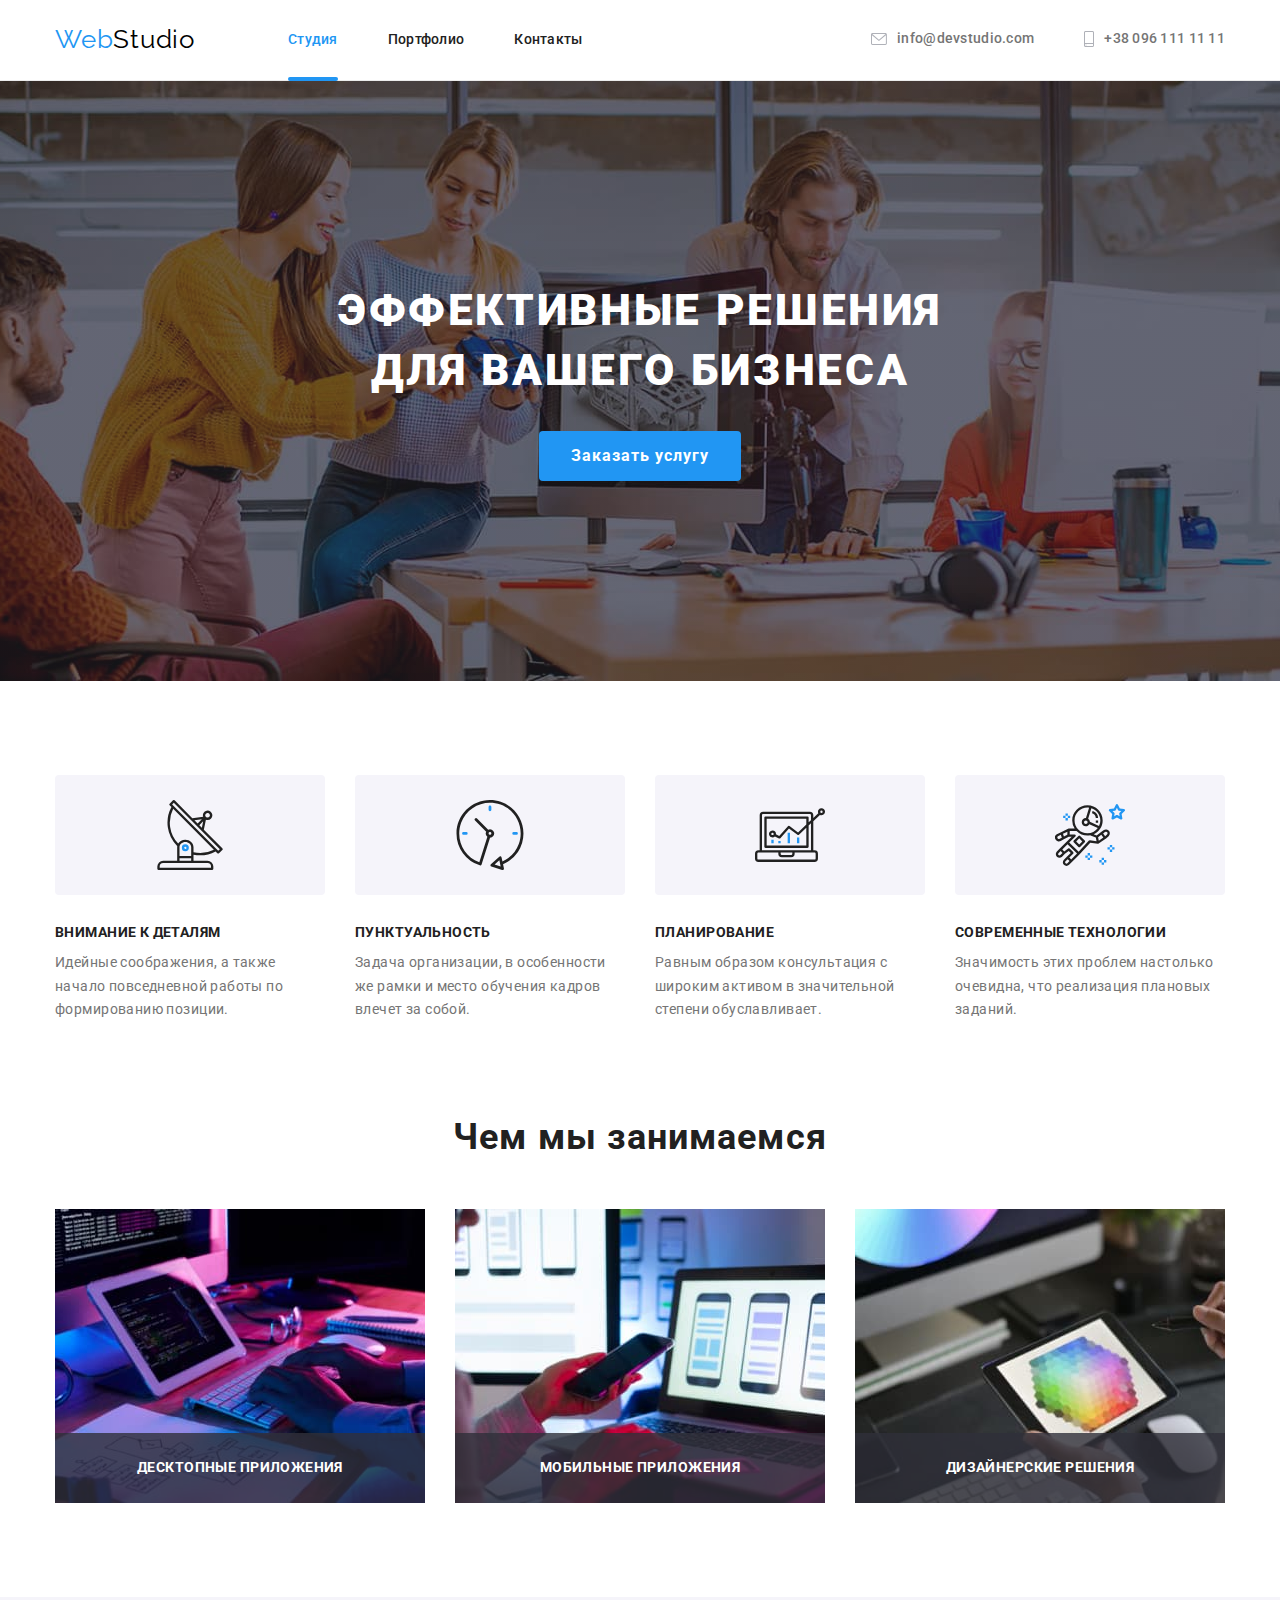
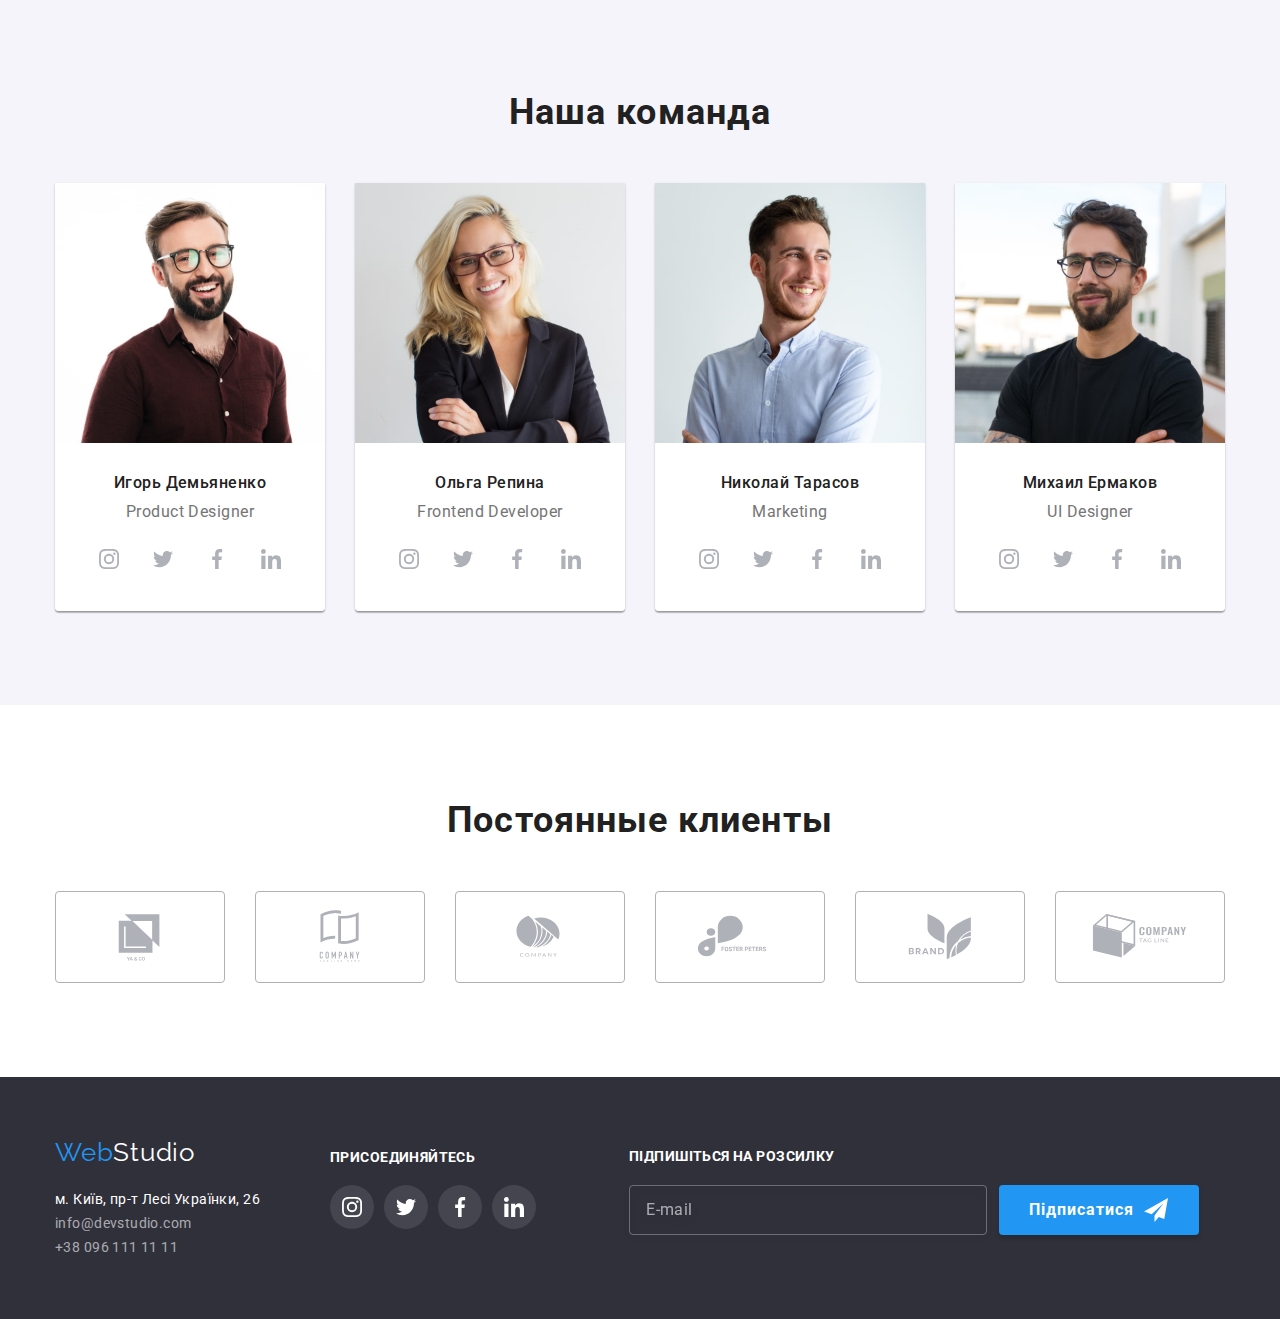
<file: index.html>
<!DOCTYPE html>
<html lang="ru">
<head>
    <meta charset="UTF-8">
    <meta http-equiv="X-UA-Compatible" content="IE=edge">
    <meta name="viewport" content="width=device-width, initial-scale=1.0">
    <title>Document</title>
    <link href="https://fonts.googleapis.com/css2?family=Raleway:wght@700&family=Roboto:wght@400;500;700;900&display=swap"
        rel="stylesheet">
    <link rel="stylesheet" href="https://cdnjs.cloudflare.com/ajax/libs/modern-normalize/1.1.0/modern-normalize.min.css">
    <link rel="stylesheet" href="./css/styles.css">
</head>

<body class="page">
    <!--Шапка-->
    <header class="page-header">
        <div class="container header">
            <a href="./index.html" class="logo">
                <span class="logo accent">Web</span><span class="logo primary">Studio</span>
            </a>
            
            <!--Навигация по сайту-->
            <nav>
                <ul class="site-nav list">
                    <li class="item"><a href="./index.html" class="link curent">Студия</a></li>
                    <li class="item"><a href="./portfolio.html" class="link">Портфолио</a></li>
                    <li class="item"><a href="" class="link">Контакты</a></li>
                </ul>
            </nav>
            
            <!--Почта, телефон-->
            <ul class="site-contact list">
                <li class="item">
                    <a href="mailto:info@devstudio.com" class="link">
                    <svg class="header-icon-mail" width="16px" height="12px">
                        <use href="./images/icons.svg#envelope"></use>
                    </svg>
                info@devstudio.com</a>
                </li>
                <li class="item">
                    <a href="tel:+380961111111" class="link">
                    <svg class="header-icon-phone" width="10px" height="16px">
                        <use href="./images/icons.svg#smartphone"></use>
                    </svg>
                +38 096 111 11 11</a>
                </li>
            </ul>
        </div> 
    </header>

    <!--Основная часть страницы-->
    <main>
        <!--Заголовок и кнопка заказа-->
        <section class="section bgc">
            <div class="container paddings">
                <h1 class="section-title color">Эффективные решения для вашего бизнеса</h1>
                <button data-modal-open type="button" class="button primary">Заказать услугу</button>
            </div>
        </section>

        <!--Перечень преимуществ-->
        <section class="section features">
            <div class="container">
                <h2 class="section-title visually-hidden">Перечень преимуществ</h2>
                <ul class="feature-list list">
                    <li class="list-container">
                        <div class="features-icon-bgc">
                            <svg class="features-icon" width="70px" height="70px">
                                <use href="./images/icons.svg#antenna"></use>
                            </svg>
                        </div>                        
                        <h3 class="title">Внимание к деталям</h3>
                        <p class="text">Идейные соображения, а также начало повседневной работы по формированию позиции.</p>
                    </li>
                    <li class="list-container">
                        <div class="features-icon-bgc">
                            <svg class="features-icon" width="70px" height="70px">
                                <use href="./images/icons.svg#clock"></use>
                            </svg>
                        </div>                        
                        <h3 class="title">Пунктуальность</h3>
                        <p class="text">Задача организации, в особенности же рамки и место обучения кадров влечет за собой.</p>
                    </li>
                    <li class="list-container">
                        <div class="features-icon-bgc">
                            <svg class="features-icon" width="70px" height="70px">
                                <use href="./images/icons.svg#diagram"></use>
                            </svg>
                        </div>                        
                        <h3 class="title">Планирование</h3>
                        <p class="text">Равным образом консультация с широким активом в значительной степени обуславливает.</p>
                    </li>
                    <li class="list-container">
                        <div class="features-icon-bgc">
                            <svg class="features-icon" width="70px" height="70px">
                                <use href="./images/icons.svg#astronaut"></use>
                            </svg>
                        </div>                        
                        <h3 class="title">Современные технологии</h3>
                        <p class="text">Значимость этих проблем настолько очевидна, что реализация плановых заданий.</p>
                    </li>
                </ul>
            </div>
        </section>

        <!--Визуальное отображение видов работ-->
        <section class="jobs section">
            <div class="container">
                <h2 class="section-title">Чем мы занимаемся</h2>
                <ul class="types-of-jobs list">
                    <li class="jobs-item-thumb">
                        <img src="./images/box1.jpg" alt="Рабочее место программиста: монитор, планшет, клавиатура. Набирает код"
                            width="370">
                        <p class="jobs-thumb">
                            Десктопные приложения
                        </p>
                    </li>

                    <li class="jobs-item-thumb">
                        <img src="./images/box2.jpg" alt="Человек сидит за ноутбуком и держит телефон в руке" width="370">
                        <p class="jobs-thumb">
                            Мобильные приложения
                        </p>
                    </li>
                    <li class="jobs-item-thumb">
                        <img src="./images/box3.jpg" alt="Человек держит планшет в руке на котором изображена палитра цветов"
                            width="370">
                        <p class="jobs-thumb">
                            Дизайнерские решения
                        </p>    
                    </li>
                </ul>
            </div>
        </section>

        <!--Команда-->
        <section class="hero">
            <div class="container">
                <h2 class="hero-title">Наша команда</h2>
                <ul class="list">
                    <li class="hero-shadow">
                        <img src="./images/img1.jpg" alt="Парень в коричневой рубашке" width="270">
                        <div class="hero-container">
                            <h3 class="hero-name">Игорь Демьяненко</h3>
                            <p class="hero-text">Product Designer</p>
                            <ul class="list">
                                <li>
                                    <a href="" class="hero-icon-bg">
                                        <svg class="social-icon" height="20px" width="20px">
                                            <use href="./images/icons.svg#ig"></use>
                                        </svg>
                                    </a>
                                </li>
                                <li>
                                    <a href="" class="hero-icon-bg">
                                        <svg class="social-icon" height="20px" width="20px">
                                            <use href="./images/icons.svg#twitter"></use>
                                        </svg>
                                    </a>
                                </li>
                                <li>
                                    <a href="" class="hero-icon-bg">
                                        <svg class="social-icon" height="20px" width="20px">
                                            <use href="./images/icons.svg#fb"></use>
                                        </svg>
                                    </a>
                                </li>
                                <li>
                                    <a href="" class="hero-icon-bg">
                                        <svg class="social-icon" height="20px" width="20px">
                                            <use href="./images/icons.svg#li"></use>
                                        </svg>
                                    </a>
                                </li>
                            </ul>
                        </div>
                    </li>
                
                    <li class="hero-shadow">
                        <img src="./images/img2.jpg" alt="Девушка в черном пиджаке" width="270">
                        <div class="hero-container">
                            <h3 class="hero-name">Ольга Репина</h3>
                            <p class="hero-text">Frontend Developer</p>
                            <ul class="list">
                                <li>
                                    <a href="" class="hero-icon-bg">
                                        <svg class="social-icon" height="20px" width="20px">
                                            <use href="./images/icons.svg#ig"></use>
                                        </svg>
                                    </a>
                                </li>
                                <li>
                                    <a href="" class="hero-icon-bg">
                                        <svg class="social-icon" height="20px" width="20px">
                                            <use href="./images/icons.svg#twitter"></use>
                                        </svg>
                                    </a>
                                </li>
                                <li>
                                    <a href="" class="hero-icon-bg">
                                        <svg class="social-icon" height="20px" width="20px">
                                            <use href="./images/icons.svg#fb"></use>
                                        </svg>
                                    </a>
                                </li>
                                <li>
                                    <a href="" class="hero-icon-bg">
                                        <svg class="social-icon" height="20px" width="20px">
                                            <use href="./images/icons.svg#li"></use>
                                        </svg>
                                    </a>
                                </li>
                            </ul>
                        </div>
                    </li>
                
                    <li class="hero-shadow">
                        <img src="./images/img3.jpg" alt="Парень в белой рубашке" width="270">
                        <div class="hero-container">
                            <h3 class="hero-name">Николай Тарасов</h3>
                            <p class="hero-text">Marketing</p>
                            <ul class="list">
                                <li>
                                    <a href="" class="hero-icon-bg">
                                        <svg class="social-icon" height="20px" width="20px">
                                            <use href="./images/icons.svg#ig"></use>
                                        </svg>
                                    </a>
                                </li>
                                <li>
                                    <a href="" class="hero-icon-bg">
                                        <svg class="social-icon" height="20px" width="20px">
                                            <use href="./images/icons.svg#twitter"></use>
                                        </svg>
                                    </a>
                                </li>
                                <li>
                                    <a href="" class="hero-icon-bg">
                                        <svg class="social-icon" height="20px" width="20px">
                                            <use href="./images/icons.svg#fb"></use>
                                        </svg>
                                    </a>
                                </li>
                                <li>
                                    <a href="" class="hero-icon-bg">
                                        <svg class="social-icon" height="20px" width="20px">
                                            <use href="./images/icons.svg#li"></use>
                                        </svg>
                                    </a>
                                </li>
                            </ul>
                        </div>
                    </li>
                
                    <li class="hero-shadow">
                        <img src="./images/img4.jpg" alt="Парень в черной футболке" width="270">
                        <div class="hero-container">
                            <h3 class="hero-name">Михаил Ермаков</h3>
                            <p class="hero-text">UI Designer</p>
                            <ul class="list">
                                <li>
                                    <a href="" class="hero-icon-bg">
                                        <svg class="social-icon" height="20px" width="20px">
                                            <use href="./images/icons.svg#ig"></use>
                                        </svg>
                                    </a>
                                </li>
                                <li>
                                    <a href="" class="hero-icon-bg">
                                        <svg class="social-icon" height="20px" width="20px">
                                            <use href="./images/icons.svg#twitter"></use>
                                        </svg>
                                    </a>
                                </li>
                                <li>
                                    <a href="" class="hero-icon-bg">
                                        <svg class="social-icon" height="20px" width="20px">
                                            <use href="./images/icons.svg#fb"></use>
                                        </svg>
                                    </a>
                                </li>
                                <li>
                                    <a href="" class="hero-icon-bg">
                                        <svg class="social-icon" height="20px" width="20px">
                                            <use href="./images/icons.svg#li"></use>
                                        </svg>
                                    </a>
                                </li>
                            </ul>
                        </div>
                    </li>
                </ul>
            </div>
        </section>

        <!-- Клиенты -->
        <section class="clients">
            <div class="container">
                <h2 class="clietn-title">Постоянные клиенты</h2>
                <ul class="list">
                    <li>
                        <a href="" class="clients-icon-bg">
                            <svg class="clients-icon" height="60px" width="106px">
                                <use href="./images/icons.svg#logo1"></use>
                            </svg>
                        </a>
                    </li>
                    <li>
                        <a href="" class="clients-icon-bg">
                            <svg class="clients-icon" height="60px" width="106px">
                                <use href="./images/icons.svg#logo2"></use>
                            </svg>
                        </a>
                    </li>
                    <li>
                        <a href="" class="clients-icon-bg">
                            <svg class="clients-icon" height="60px" width="106px">
                                <use href="./images/icons.svg#logo3"></use>
                            </svg>
                        </a>
                    </li>
                    <li>
                        <a href="" class="clients-icon-bg">
                            <svg class="clients-icon" height="60px" width="106px">
                                <use href="./images/icons.svg#logo4"></use>
                            </svg>
                        </a>
                    </li>
                    <li>
                        <a href="" class="clients-icon-bg">
                            <svg class="clients-icon" height="60px" width="106px">
                                <use href="./images/icons.svg#logo5"></use>
                            </svg>
                        </a>
                    </li>
                    <li>
                        <a href="" class="clients-icon-bg">
                            <svg class="clients-icon" height="60px" width="106px">
                                <use href="./images/icons.svg#logo6"></use>
                            </svg>
                        </a>
                    </li>
                </ul>
            </div>
        </section>
    </main>

    <!--Адрес и контактные данные-->
    <footer class="address">
        <div class="container footer">
            <div>
                <a href="./index.html">
                    <span class="logo accent">Web</span><span class="logo secondary">Studio</span>
                </a>
                
                <address>
                    <ul class="footer list">
                        <li>
                            <a href="https://goo.gl/maps/WnCSjLdnpwzuzcvMA" target="_blank" rel="noopener noreferrer" class="gps">м.
                                Київ, пр-т Лесі Українки,
                                26</a>
                        </li>
                        <li>
                            <a href="mailto:info@devstudio.com" class="mail link">info@devstudio.com</a>
                        </li>
                        <li>
                            <a href="tel:+380961111111" class=" tel link">+38 096 111 11 11</a>
                        </li>
                    </ul>
                </address>
            </div>

            <div class="join">
                <h3 class="join-title">присоединяйтесь</h3>
                <ul class="list">
                    <li>
                        <a href="" class="social-icon-bg">
                            <svg class="social-icon" height="20px" width="20px">
                                <use href="./images/icons.svg#ig"></use>
                            </svg>
                        </a>                                              
                    </li>
                    <li>
                        <a href="" class="social-icon-bg">
                            <svg class="social-icon" height="20px" width="20px">
                                <use href="./images/icons.svg#twitter"></use>
                            </svg>
                        </a>                    
                    </li>
                    <li>
                        <a href="" class="social-icon-bg">
                            <svg class="social-icon" height="20px" width="20px">
                                <use href="./images/icons.svg#fb"></use>
                            </svg>
                        </a>                    
                    </li>
                    <li>
                        <a href="" class="social-icon-bg">
                            <svg class="social-icon" height="20px" width="20px">
                                <use href="./images/icons.svg#li"></use>
                            </svg>
                        </a>                    
                    </li>
                </ul>
            </div>

            <form class="subscribe">                
                <label for="email">Підпишіться на розсилку</label>
                <input type="email" name="email" class="footer-email" id="email" placeholder="E-mail">
                <button type="submit" class="subscribe-button">
                    Підписатися
                    <svg height="24" width="24" class="tg-svg">
                        <use href="./images/icons.svg#tg"></use>
                    </svg>
                </button>
            </form>
        </div>
    </footer>

    <!-- Мадалка и бэкдроп -->
    <div class="backdrop  is-hidden" data-modal> 
        <div class="modal">
            <button  class="backdrop-button" data-modal-close type="button">
                <svg class="close-svg" width="18" height="18">
                    <use href="./images/icons.svg#close"></use>
                </svg>
            </button>
            <p class="modal-title">Залиште свої дані, ми вам передзвонимо</p>
            <form class="modal-form">
                <div class="form-field name">
                    <label for="name">Ім'я</label>
                    <div class="input-wrap">
                        <input type="name" name="name" class="modal-input" id="name">
                        <svg class="input-icon" width="18" height="18">
                            <use href="./images/icons.svg#person-black"></use>
                        </svg>
                    </div>
                </div>
                <div class="form-field tel">
                    <label for="tel">Телефон</label>
                    <div class="input-wrap">
                        <input type="tel" name="tel" class="modal-input" id="tel">
                        <svg class="input-icon" width="18" height="18">
                            <use href="./images/icons.svg#phone-black"></use>
                        </svg>
                    </div>                    
                </div>
                <div class="form-field email">
                    <label for="email">Пошта</label>
                    <div class="input-wrap">
                        <input type="email" name="email" class="modal-input" id="email">
                        <svg class="input-icon" width="18" height="18">
                            <use href="./images/icons.svg#email-black"></use>
                        </svg>
                    </div>                    
                </div>
                <div class="form-field comment">
                    <label for="textarea">Коментар</label>
                    <textarea type="textarea" name="textarea" class="modal-textarea" id="textarea" rows="10"  placeholder="Введіть текст"></textarea>
                </div>
                <div class="checkbox-block">
                    <input type="checkbox" class="input-check visually-hidden" name="privacy" id="privacy" value="true">
                    <label for="privacy" class="check-text">
                        <span class="check-svg">
                            <svg class="check-icon" width="11" height="8">
                                <use href="./images/icons.svg#vector"></use>
                            </svg>
                        </span>
                        Погоджуюся з розсилкою та приймаю 
                        <a href="" class="agreement">Умови договору</a>
                    </label>
                </div>
                <button type="submit" class="button-submit">Відправити</button>
            </form>

            
        </div>
    </div>
    <script src="./js/modal.js"></script>
</body>
</html>
</file>
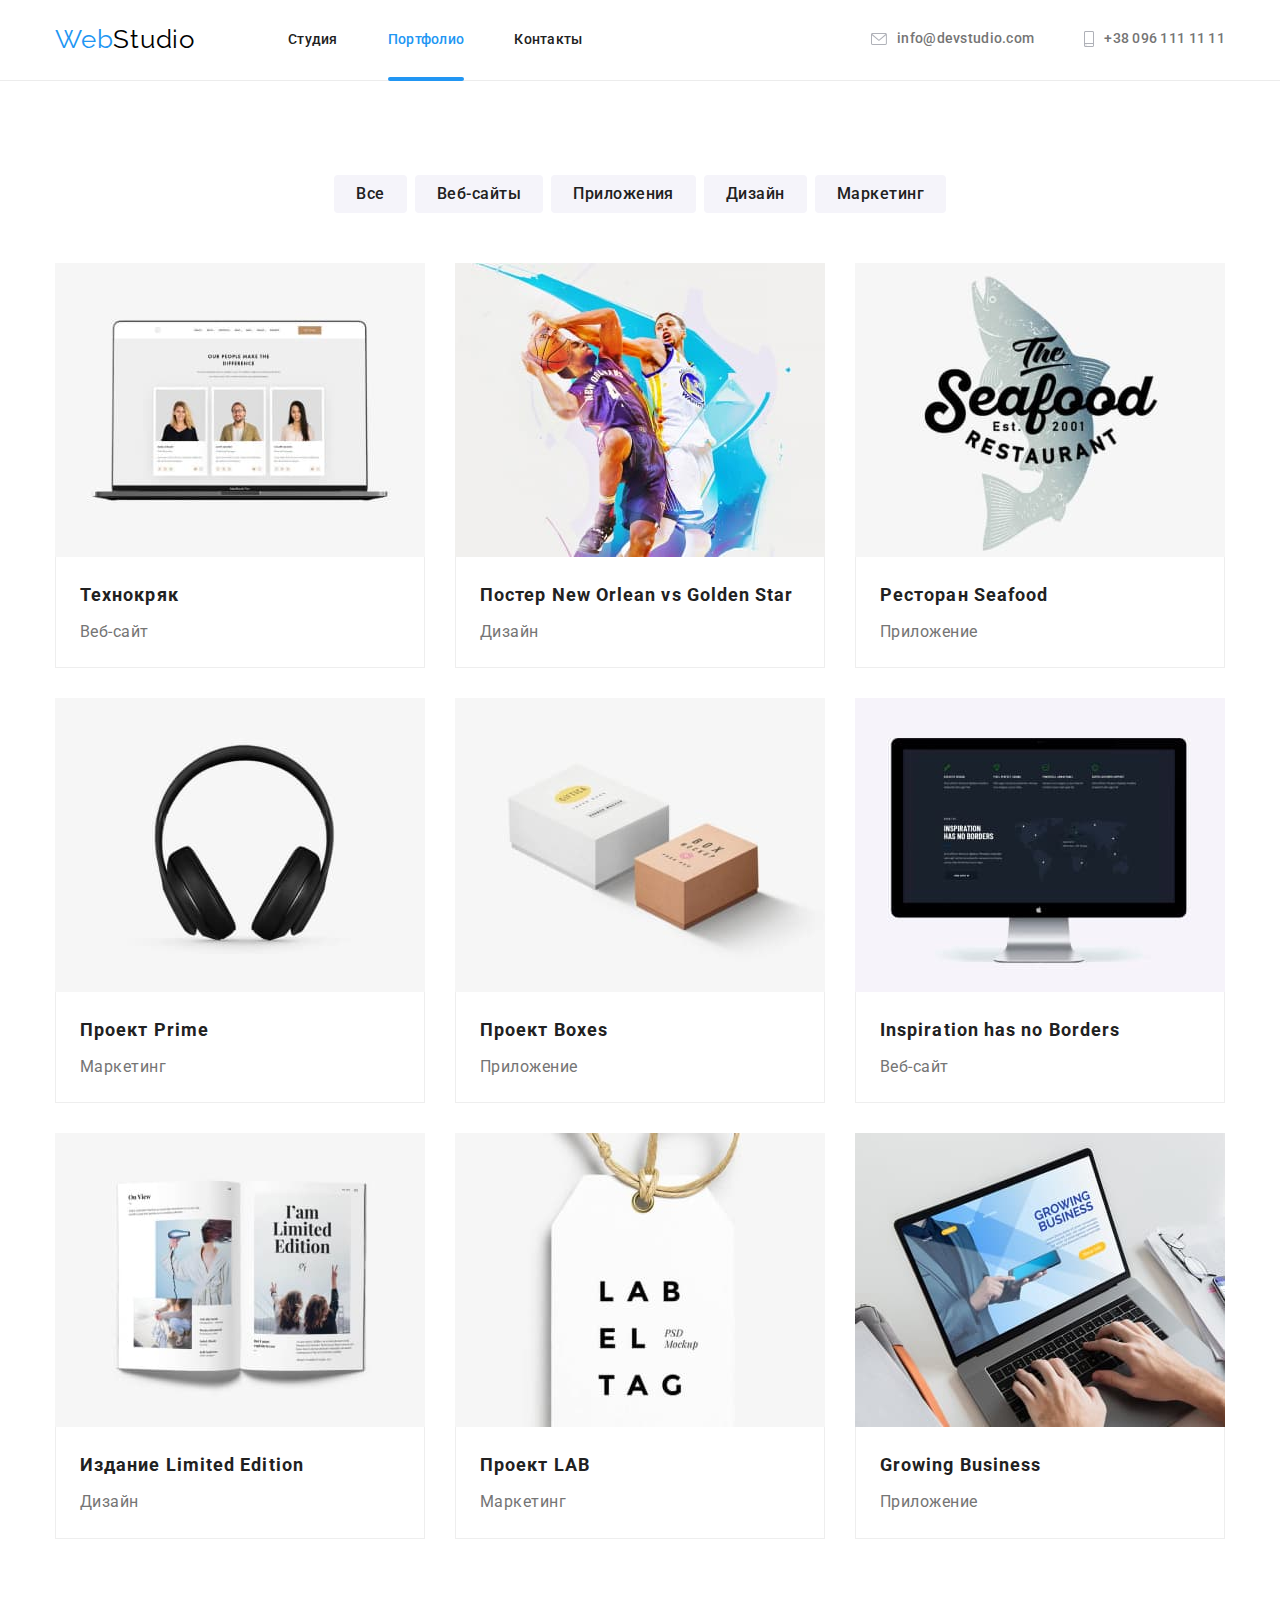
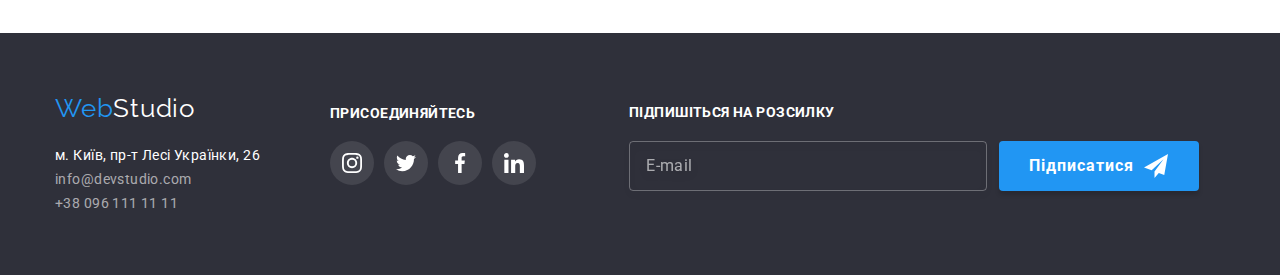
<file: portfolio.html>
<!DOCTYPE html>
<html lang="ru">
<head>
    <meta charset="UTF-8">
    <meta http-equiv="X-UA-Compatible" content="IE=edge">
    <meta name="viewport" content="width=device-width, initial-scale=1.0">
    <title>Document</title>
    <link href="https://fonts.googleapis.com/css2?family=Raleway:wght@700&family=Roboto:wght@400;500;700;900&display=swap"
        rel="stylesheet">
    <link rel="stylesheet" href="https://cdnjs.cloudflare.com/ajax/libs/modern-normalize/1.1.0/modern-normalize.min.css">
    <link rel="stylesheet" href="./css/styles.css">
</head>

<body class="page">
    <!--Шапка-->
    <header class="page-header">
        <div class="container header">
            <a href="./index.html" class="logo">
                <span class="logo accent">Web</span><span class="logo primary">Studio</span>
            </a>
    
            <!--Навигация по сайту-->
            <nav>
                <ul class="site-nav list">
                    <li class="item"><a href="./index.html" class="link">Студия</a></li>
                    <li class="item"><a href="./portfolio.html" class="link curent">Портфолио</a></li>
                    <li class="item"><a href="" class="link">Контакты</a></li>
                </ul>
            </nav>
    
            <!--Почта, телефон-->
            <ul class="site-contact list">
                <li class="item">
                    <a href="mailto:info@devstudio.com" class="link">
                        <svg class="header-icon-mail" width="16px" height="12px">
                            <use href="./images/icons.svg#envelope"></use>
                        </svg>
                        info@devstudio.com</a>
                </li>
                <li class="item">
                    <a href="tel:+380961111111" class="link">
                        <svg class="header-icon-phone" width="10px" height="16px">
                            <use href="./images/icons.svg#smartphone"></use>
                        </svg>
                        +38 096 111 11 11</a>
                </li>
            </ul>
        </div>
    </header>

    <main>
        <!-- Фильтр кнопок -->
        <section class="section filter">
            <div class="container">
                <h1 class="section-title visually-hidden">Фильтр кнопок</h1>
                <ul class="filter-list list">
                    <li class="item">
                        <button type="button" class="button secondary">Все</button>
                    </li>
                    <li class="item">
                        <button type="button" class="button secondary">Веб-сайты</button>
                    </li>
                    <li class="item">
                        <button type="button" class="button secondary">Приложения</button>
                    </li>
                    <li class="item">
                        <button type="button" class="button secondary">Дизайн</button>
                    </li>
                    <li class="item">
                        <button type="button" class="button secondary">Маркетинг</button>
                    </li>
                </ul>
                <ul class="filter-foto list">
                    <li class="product-border">
                        <div class="product-thumb">
                            <img class="product-foto" src="./images/img01.jpg" alt="Экран ноутбука" width="370">
                            <div class="product-overlay">
                                <p>Ресурс предлагает комплексные предложения с разным уровнем функционала и сервисов. Все это позволит посетителю получить
                                исчерпывающие сведения о компании или частном лице.</p>
                            </div>
                        </div>
                        <div class="product-container">
                            <h2 class="product">Технокряк</h2>
                            <p class="product-text">Веб-сайт</p>
                        </div>
                    </li>
                    <li class="product-border">
                        <div class="product-thumb">
                            <img src="./images/img02.jpg" alt="Баскетболисты" width="370">
                            <div class="product-overlay">
                                <p>Ресурс предлагает комплексные предложения с разным уровнем функционала и сервисов. Все это позволит посетителю
                                    получить исчерпывающие сведения о компании или частном лице.</p>
                            </div>
                        </div>                        
                        <div class="product-container">
                            <h2 class="product">Постер New Orlean vs Golden Star</h2>
                            <p class="product-text">Дизайн</p>
                        </div>
                    </li>
                    <li class="product-border">
                        <div class="product-thumb">
                            <img src="./images/img03.jpg" alt="Лого ресторана" width="370">
                            <div class="product-overlay">
                                <p>Ресурс предлагает комплексные предложения с разным уровнем функционала и сервисов. Все это позволит посетителю
                                    получить исчерпывающие сведения о компании или частном лице.</p>
                            </div>
                        </div>                        
                        <div class="product-container">
                            <h2 class="product">Ресторан Seafood</h2>
                            <p class="product-text">Приложение</p>
                        </div>
                    </li>
                    <li class="product-border">
                        <div class="product-thumb">
                            <img src="./images/img04.jpg" alt="Наушники" width="370">
                            <div class="product-overlay">
                                <p>Ресурс предлагает комплексные предложения с разным уровнем функционала и сервисов. Все это позволит посетителю
                                    получить исчерпывающие сведения о компании или частном лице.</p>
                            </div>
                        </div>                        
                        <div class="product-container">
                            <h2 class="product">Проект Prime</h2>
                            <p class="product-text">Маркетинг</p>
                        </div>
                    </li>
                    <li class="product-border">
                        <div class="product-thumb">
                            <img src="./images/img05.jpg" alt="Две коробки" width="370">
                            <div class="product-overlay">
                                <p>Ресурс предлагает комплексные предложения с разным уровнем функционала и сервисов. Все это позволит посетителю
                                    получить исчерпывающие сведения о компании или частном лице.</p>
                            </div>
                        </div>                        
                        <div class="product-container">
                            <h2 class="product">Проект Boxes</h2>
                            <p class="product-text">Приложение</p>
                        </div>
                    </li>
                    <li class="product-border">
                        <div class="product-thumb">
                            <img src="./images/img06.jpg" alt="Экран монитора" width="370">
                            <div class="product-overlay">
                                <p>Ресурс предлагает комплексные предложения с разным уровнем функционала и сервисов. Все это позволит посетителю
                                    получить исчерпывающие сведения о компании или частном лице.</p>
                            </div>
                        </div>                        
                        <div class="product-container">
                            <h2 class="product">Inspiration has no Borders</h2>
                            <p class="product-text">Веб-сайт</p>
                        </div>
                    </li>
                    <li class="product-border">
                        <div class="product-thumb">
                            <img src="./images/img07.jpg" alt="Журнал" width="370">
                            <div class="product-overlay">
                                <p>Ресурс предлагает комплексные предложения с разным уровнем функционала и сервисов. Все это позволит посетителю
                                    получить исчерпывающие сведения о компании или частном лице.</p>
                            </div>
                        </div>                        
                        <div class="product-container">
                            <h2 class="product">Издание Limited Edition</h2>
                            <p class="product-text">Дизайн</p>
                        </div>
                    </li>
                    <li class="product-border">
                        <div class="product-thumb">
                            <img src="./images/img08.jpg" alt="Бирка" width="370">
                            <div class="product-overlay">
                                <p>Ресурс предлагает комплексные предложения с разным уровнем функционала и сервисов. Все это позволит посетителю
                                    получить исчерпывающие сведения о компании или частном лице.</p>
                            </div>
                        </div>                        
                        <div class="product-container">
                            <h2 class="product">Проект LAB</h2>
                            <p class="product-text">Маркетинг</p>
                        </div>
                    </li>
                    <li class="product-border">
                        <div class="product-thumb">
                            <img src="./images/img09.jpg" alt="Ноутбук" width="370">
                            <div class="product-overlay">
                                <p>Ресурс предлагает комплексные предложения с разным уровнем функционала и сервисов. Все это позволит посетителю
                                    получить исчерпывающие сведения о компании или частном лице.</p>
                            </div>
                        </div>                        
                        <div class="product-container">
                            <h2 class="product">Growing Business</h2>
                            <p class="product-text">Приложение</p>
                        </div>
                    </li>
                </ul>
            </div>
        </section>
    </main>

    <footer class="address">
        <div class="container footer">
            <div>
                <a href="./index.html">
                    <span class="logo accent">Web</span><span class="logo secondary">Studio</span>
                </a>
    
                <address>
                    <ul class="footer list">
                        <li>
                            <a href="https://goo.gl/maps/WnCSjLdnpwzuzcvMA" target="_blank" rel="noopener noreferrer"
                                class="gps">м.
                                Київ, пр-т Лесі Українки,
                                26</a>
                        </li>
                        <li>
                            <a href="mailto:info@devstudio.com" class="mail link">info@devstudio.com</a>
                        </li>
                        <li>
                            <a href="tel:+380961111111" class=" tel link">+38 096 111 11 11</a>
                        </li>
                    </ul>
                </address>
            </div>
    
            <div class="join">
                <h3 class="join-title">присоединяйтесь</h3>
                <ul class="list">
                    <li>
                        <a href="" class="social-icon-bg">
                            <svg class="social-icon" height="20px" width="20px">
                                <use href="./images/icons.svg#ig"></use>
                            </svg>
                        </a>
                    </li>
                    <li>
                        <a href="" class="social-icon-bg">
                            <svg class="social-icon" height="20px" width="20px">
                                <use href="./images/icons.svg#twitter"></use>
                            </svg>
                        </a>
                    </li>
                    <li>
                        <a href="" class="social-icon-bg">
                            <svg class="social-icon" height="20px" width="20px">
                                <use href="./images/icons.svg#fb"></use>
                            </svg>
                        </a>
                    </li>
                    <li>
                        <a href="" class="social-icon-bg">
                            <svg class="social-icon" height="20px" width="20px">
                                <use href="./images/icons.svg#li"></use>
                            </svg>
                        </a>
                    </li>
                </ul>
            </div>

            <form class="subscribe">
                <label for="email">Підпишіться на розсилку</label>
                <input type="email" name="email" class="footer-email" id="email" placeholder="E-mail">
                <button type="submit" class="subscribe-button">
                    Підписатися
                    <svg height="24" width="24" class="tg-svg">
                        <use href="./images/icons.svg#tg"></use>
                    </svg>
                </button>
            </form>
        </div>

        
    </footer>
</body>
</html>
</file>
<file: css/styles.css>
:root {
  --primary-text-color: #757575;
  --title-text-color: #212121;
  --accent-color: #2196f3;
  --background-color: #2f303a;
  --white-text-color: #ffffff;
  --adrress-link-color: rgba(255, 255, 255, 0.6);
  --button-bgc: #f5f4fa;
  --logo-color-primary: #000000;
  --border-color: #eeeeee;
  --header-border-color: #ececec;
  --icon-color: #afb1b8;
  --transition-duration: 250ms;
  --transition-timing-function: cubic-bezier(0.4, 0, 0.2, 1);
}

body {
  /* max-width: 1600px; */
  margin: 0 auto;
  /* border: 1px solid black; */

  color: var(--primary-text-color);

  font-family: Roboto, sans-serif;
}

h1,
h2,
h3,
h4,
p {
  margin: 0;
}

ul,
ol {
  padding-left: 0;
  margin: 0;
}

button {
  cursor: pointer;
}

img {
  display: block;
  max-width: 100%;
  height: auto;
}

a {
  text-decoration: none;
}

.visually-hidden {
  position: absolute;
  width: 1px;
  height: 1px;
  margin: -1px;
  border: 0;
  padding: 0;

  white-space: nowrap;
  clip-path: inset(100%);
  clip: rect(0 0 0 0);
  overflow: hidden;
}

/* ------------LOGO-------------- */

.logo.accent {
  color: var(--accent-color);

  font-family: Raleway, sans-serif;
  font-size: 26px;
  line-height: 1.19;
  letter-spacing: 0.03em;
}

.logo.primary {
  color: var(--logo-color-primary);

  font-family: Raleway, sans-serif;
  font-size: 26px;
  line-height: 1.19;
  letter-spacing: 0.03em;
}

.logo.secondary {
  color: var(--white-text-color);

  font-family: Raleway, sans-serif;
  font-size: 26px;
  line-height: 1.19;
  letter-spacing: 0.03em;
}

.list {
  list-style: none;
}

/*------------HEADER--------------*/

.page-header {
  padding-top: 24px;
  padding-bottom: 25px;

  border-bottom: 1px solid var(--header-border-color);
}

.container.header {
  display: flex;
  align-items: center;
}

/*------------SITE-NAV--------------*/

.site-nav {
  display: flex;
  margin-left: 93px;
}

.site-nav .item + .item {
  margin-left: 50px;
}

.site-nav .link {
  color: var(--title-text-color);
  font-weight: 500;
  font-size: 14px;
  line-height: 1.14;
  letter-spacing: 0.02em;

  transition-property: color;
  transition-duration: var(--transition-duration);
  transition-timing-function: var(--transition-timing-function);
}

.site-nav .curent {
  position: relative;
  color: var(--accent-color);
}

.site-nav .curent::after {
  position: absolute;
  content: '';

  transform: translateY(28px);
  display: block;
  width: 100%;
  height: 4px;
  background-color: var(--accent-color);
  border-radius: 2px;
}

/*---------SITE-CONTACT----------*/

.site-contact {
  display: flex;
  margin-left: auto;
}

.site-contact .item + .item {
  margin-left: 50px;
}

.site-contact .link {
  display: flex;
  align-items: center;

  color: var(--primary-text-color);

  font-weight: 500;
  font-size: 14px;
  line-height: 1.14;
  letter-spacing: 0.02em;

  transition-property: color;
  transition-duration: var(--transition-duration);
  transition-timing-function: var(--transition-timing-function);
}

.site-contact .link:hover,
.site-contact .link:focus {
  color: var(--accent-color);
}

.site-nav .link:hover,
.site-nav .link:focus,
.header-icon-mail:hover,
.header-icon-mail:focus,
.header-icon-phone:hover,
.header-icon-phone:focus,
.item .link:hover .header-icon-phone,
.item .link:focus .header-icon-phone,
.item .link:hover .header-icon-mail,
.item .link:focus .header-icon-mail {
  color: var(--accent-color);
  fill: var(--accent-color);
}

.header-icon-mail {
  margin-right: 10px;
  fill: var(--icon-color);

  transition-property: fill;
  transition-duration: var(--transition-duration);
  transition-timing-function: var(--transition-timing-function);
}

.header-icon-phone {
  margin-right: 10px;
  fill: var(--icon-color);

  transition-property: fill;
  transition-duration: var(--transition-duration);
  transition-timing-function: var(--transition-timing-function);
}

/*----------SECTION------------*/

/* .section {
  margin-bottom: 94px;
} */

.paddings {
  padding-top: 200px;
  padding-bottom: 200px;
}

/* ------CONTAINER------ */

.container {
  margin-left: auto;
  margin-right: auto;
  width: 1200px;
  padding-left: 15px;
  padding-right: 15px;
  /* outline: 2px solid tomato; */
}

.section.bgc {
  height: 600px;
  max-width: 1600px;
  margin: 0 auto;
  background-image: linear-gradient(
      to right,
      rgba(47, 48, 58, 0.4),
      rgba(47, 48, 58, 0.4)
    ),
    url(../images/background.jpg);
  background-repeat: no-repeat;
  background-size: cover;

  background-position: center;
  background-color: var(--background-color);
  text-align: center;
}

.section-title.color {
  color: var(--white-text-color);

  font-weight: 900;
  font-size: 44px;
  line-height: 1.36;
  text-align: center;
  letter-spacing: 0.06em;
  text-transform: uppercase;

  display: inline-block;
  margin-bottom: 30px;
  max-width: 696px;
}
.section-title {
  margin-top: 0;
  margin-bottom: 50px;
  color: var(--title-text-color);

  font-weight: 700;
  font-size: 36px;
  line-height: 1.17;
  text-align: center;
  letter-spacing: 0.03em;
}

.section.features {
  padding-top: 94px;
  padding-bottom: 94px;
}

/*------------HERO--------------*/

.hero {
  background-color: var(--button-bgc);
  padding-bottom: 94px;
  padding-top: 94px;
}

.hero-title {
  color: var(--title-text-color);

  font-weight: 700;
  font-size: 36px;
  line-height: 1.17;
  text-align: center;
  letter-spacing: 0.03em;

  margin-bottom: 50px;
}

.hero-shadow {
  box-shadow: 0px 1px 3px rgba(0, 0, 0, 0.12), 0px 1px 1px rgba(0, 0, 0, 0.14),
    0px 2px 1px rgba(0, 0, 0, 0.2);
  border-radius: 0px 0px 4px 4px;
}

.hero-name {
  color: var(--title-text-color);

  font-weight: 500;
  font-size: 16px;
  line-height: 1.19;
  text-align: center;
  letter-spacing: 0.03em;
  margin-bottom: 10px;
}

.hero-text {
  font-weight: 400;
  font-size: 16px;
  line-height: 1.19;
  text-align: center;
  letter-spacing: 0.03em;
}

.hero-container {
  padding-top: 30px;
  padding-bottom: 30px;
  border-radius: 0px 0px 4px 4px;

  background-color: var(--white-text-color);
}

.hero-container .list {
  padding-left: 32px;
  padding-right: 32px;
  margin-top: 16px;
}

.hero-icon-bg {
  display: flex;
  justify-content: center;
  align-items: center;

  height: 44px;
  width: 44px;
  border-radius: 50%;

  fill: var(--icon-color);

  transition-property: fill, background-color;
  transition-duration: var(--transition-duration);
  transition-timing-function: var(--transition-timing-function);
}

/* .hero-icon-bg .social-icon {
  
} */

.hero-icon-bg:hover,
.hero-icon-bg:focus {
  background: var(--accent-color);
  fill: var(--white-text-color);
}

/* ---------CLIENTS------------ */

.clients {
  padding-bottom: 94px;
  padding-top: 94px;
}

.clietn-title {
  font-weight: 700;
  font-size: 36px;
  line-height: 42px;
  text-align: center;
  letter-spacing: 0.03em;

  color: var(--title-text-color);
}

.clients-icon {
  fill: var(--icon-color);

  transition-property: fill;
  transition-duration: var(--transition-duration);
  transition-timing-function: var(--transition-timing-function);
}

/* .clients-icon-bg {
  display: flex;
  padding: 16px 32px;
  border: 1px solid var(--icon-color);
  border-radius: 4px;
} */

.clients-icon-bg {
  display: flex;
  width: 170px;
  height: 92px;
  justify-content: center;
  align-items: center;
  border: 1px solid var(--icon-color);
  border-radius: 4px;

  transition-property: border-color;
  transition-duration: var(--transition-duration);
  transition-timing-function: var(--transition-timing-function);
}

.clients-icon-bg:hover,
.clients-icon-bg:hover .clients-icon,
.clients-icon-bg:focus,
.clients-icon-bg:focus .clients-icon {
  border-color: var(--accent-color);
  fill: var(--accent-color);
  cursor: pointer;
}

.clients .list {
  display: flex;
  gap: 30px;
  margin-top: 50px;
}
/*----------FEATURES------------*/

.feature-list {
  display: flex;
  justify-content: space-between;
}

.feature-list .title {
  color: var(--title-text-color);

  font-weight: 700;
  font-size: 14px;
  line-height: 1.12;
  letter-spacing: 0.03em;
  text-transform: uppercase;
}

.feature-list .text {
  font-weight: 400;
  font-size: 14px;
  line-height: 1.71;
  letter-spacing: 0.03em;
}

.list-container {
  width: 270px;
}

.title {
  margin-bottom: 10px;
}

.features-icon-bgc {
  background: var(--button-bgc);
  border-radius: 4px;
  margin-bottom: 30px;
  display: flex;
  height: 120px;
  width: 270px;
  justify-content: center;
  align-items: center;
}

/* --------types-of-jobs-------- */

.jobs {
  padding-bottom: 94px;
}

.types-of-jobs {
  display: flex;
  justify-content: space-between;
}

/* ---------TEAM------------- */

.hero .list {
  display: flex;
  justify-content: space-between;
}

.social-icon-bg {
  display: flex;
  justify-content: center;
  align-items: center;

  height: 44px;
  width: 44px;
  background: rgba(255, 255, 255, 0.1);
  border-radius: 50%;

  transition-property: background-color;
  transition-duration: var(--transition-duration);
  transition-timing-function: var(--transition-timing-function);
}

.social-icon-bg .social-icon {
  fill: var(--white-text-color);
}

.social-icon-bg:hover,
.social-icon-bg:focus {
  background: var(--accent-color);
}

.jobs-item-thumb {
  position: relative;
  display: flex;
}

.jobs-thumb {
  position: absolute;
  display: flex;
  justify-content: center;
  align-items: center;

  bottom: 0;
  height: 70px;
  width: 370px;

  font-weight: 700;
  font-size: 14px;
  line-height: 1.14;
  letter-spacing: 0.03em;
  text-transform: uppercase;

  background: rgba(47, 48, 58, 0.8);
  color: var(--white-text-color);
}

/*----------FOOTER------------*/

.address {
  display: block;
  background-color: var(--background-color);

  padding-top: 60px;
  padding-bottom: 60px;
}

.container.footer {
  display: flex;
}

.footer.list {
  font-style: normal;
  font-weight: 400;
  font-size: 14px;
  line-height: 1.71;
  letter-spacing: 0.03em;

  margin-top: 20px;
}

.address .gps {
  color: var(--white-text-color);
}

.address .link {
  color: var(--adrress-link-color);

  transition-property: color;
  transition-duration: var(--transition-duration);
  transition-timing-function: var(--transition-timing-function);
}

.address .link:hover,
.address .link:focus {
  color: var(--accent-color);
}

.join {
  margin-left: 70px;
  margin-top: 12px;
}

.join-title {
  font-weight: 700;
  font-size: 14px;
  line-height: 16px;
  letter-spacing: 0.03em;
  text-transform: uppercase;

  color: var(--white-text-color);
}

.join .list {
  display: flex;
  gap: 10px;
  margin-top: 20px;
}

.subscribe {
  display: flex;
  position: relative;
  margin-left: 93px;
  margin-top: 12px;
  width: 570px;
  height: 86px;
}

.subscribe label {
  position: absolute;
  top: 0;
  left: 0;
  font-weight: 700;
  font-size: 14px;
  line-height: 1.14;
  letter-spacing: 0.03em;
  text-transform: uppercase;

  color: var(--white-text-color);
}

.footer-email {
  padding-left: 16px;

  font-size: 16px;
  line-height: 1.25;
  display: flex;
  align-items: center;
  letter-spacing: 0.03em;

  color: rgba(255, 255, 255, 0.6);
}

.footer-email::placeholder {
  font-size: 16px;
  line-height: 1.25;
  display: flex;
  align-items: center;
  letter-spacing: 0.03em;

  color: rgba(255, 255, 255, 0.6);
}

.footer-email {
  position: absolute;
  bottom: 0;
  left: 0;
  display: flex;
  width: 358px;
  height: 50px;

  border: 1px solid rgba(255, 255, 255, 0.3);
  filter: drop-shadow(0px 4px 4px rgba(0, 0, 0, 0.15));
  border-radius: 4px;
  background-color: transparent;
}

/*----------BUTTON------------*/

.button {
  color: var(--title-text-color);
  background-color: var(--white-text-color);

  font-family: inherit;

  display: inline-block;

  border: transparent;
}

.button.primary {
  color: var(--white-text-color);
  background-color: var(--accent-color);

  font-weight: 700;
  font-size: 16px;
  line-height: 1.88;
  display: flex;
  align-items: center;
  text-align: center;
  letter-spacing: 0.06em;

  cursor: pointer;
  margin: 0 auto;
  border-radius: 4px;
  padding: 10px 32px;
  min-width: 200;
}

.button.secondary {
  color: var(--title-text-color);
  background-color: var(--button-bgc);

  font-weight: 500;
  font-size: 16px;
  line-height: 1.63;
  text-align: center;
  letter-spacing: 0.03em;

  cursor: pointer;
  border-radius: 4px;
  padding: 6px 22px;
  min-width: 73px;

  transition-property: color, background-color, box-shadow;
  transition-duration: var(--transition-duration);
  transition-timing-function: var(--transition-timing-function);
}

.button.secondary:hover,
.button.secondary:focus {
  box-shadow: 0px 3px 1px rgba(0, 0, 0, 0.1), 0px 1px 2px rgba(0, 0, 0, 0.08),
    0px 2px 2px rgba(0, 0, 0, 0.12);
  color: var(--white-text-color);
  background-color: var(--accent-color);
}

.subscribe-button {
  position: absolute;
  bottom: 0;
  right: 0;

  color: var(--white-text-color);
  background-color: var(--accent-color);
  font-weight: 700;
  font-size: 16px;
  line-height: 1.88;
  display: flex;
  align-items: center;
  text-align: center;
  letter-spacing: 0.06em;
  padding: 10px 28px;

  border-color: transparent;
  box-shadow: 0px 4px 4px rgba(0, 0, 0, 0.15);
  border-radius: 4px;
  min-width: 200px;
  height: 50px;
}

.tg-svg {
  fill: var(--white-text-color);
  margin-left: 10px;
}

/*----------PRODUCTS------------*/

.filter {
  padding-top: 94px;
  padding-bottom: 94px;
}

.product {
  color: var(--title-text-color);

  font-weight: 700;
  font-size: 18px;
  line-height: 2;
  letter-spacing: 0.06em;

  margin-bottom: 4px;
}

.product-text {
  font-weight: 400;
  font-size: 16px;
  line-height: 1.89;
  letter-spacing: 0.03em;
}

.filter-list .item + .item {
  margin-left: 8px;
}

.filter-list {
  display: flex;
  justify-content: center;
  margin-bottom: 50px;
}

.filter-foto {
  position: relative;
  display: flex;
  flex-wrap: wrap;
  justify-content: space-between;
}

.product-border {
  width: 370px;
  cursor: pointer;

  transition-property: box-shadow;
  transition-duration: var(--transition-duration);
  transition-timing-function: var(--transition-timing-function);
}

.product-thumb {
  position: relative;
  overflow: hidden;
}

.product-overlay {
  position: absolute;
  top: 0;
  left: 0;
  height: 100%;
  width: 100%;
  padding: 63px 24px;

  background: rgba(33, 150, 243, 0.9);

  font-style: normal;
  font-weight: 400;
  font-size: 18px;
  line-height: 1.56;
  letter-spacing: 0.03em;
  color: var(--white-text-color);

  transform: translateY(100%);

  transition: transform var(--transition-duration)
    var(--transition-timing-function);
}

.product-border:hover .product-overlay {
  transform: translateY(0px);
}

.product-border:hover {
  box-shadow: 0px 1px 1px rgba(0, 0, 0, 0.12), 0px 4px 4px rgba(0, 0, 0, 0.06),
    1px 4px 6px rgba(0, 0, 0, 0.16);
}

.product-border:nth-child(n + 4) {
  margin-top: 30px;
}

.product-container {
  padding: 20px 24px;

  width: 370px;

  border-left: 1px solid var(--border-color);
  border-right: 1px solid var(--border-color);
  border-bottom: 1px solid var(--border-color);
}
/* ----------BACKDROP----------------- */

.backdrop {
  position: fixed;

  top: 0;
  left: 0;
  width: 100%;
  height: 100%;

  background: rgba(0, 0, 0, 0.2);

  transition: visibility var(--transition-duration)
      var(--transition-timing-function),
    opacity var(--transition-duration) var(--transition-timing-function);
}

.backdrop.is-hidden {
  visibility: hidden;
  opacity: 0;
  pointer-events: none;
}

.modal {
  position: absolute;
  display: inline-block;
  justify-content: right;

  left: 50%;
  top: 50%;
  transform: translate(-50%, -50%);
  width: 528px;
  min-height: 581px;
  padding: 40px;

  background-color: var(--white-text-color);
  box-shadow: 0px 1px 3px rgba(0, 0, 0, 0.12), 0px 1px 1px rgba(0, 0, 0, 0.14),
    0px 2px 1px rgba(0, 0, 0, 0.2);
  border-radius: 4px;
}

.backdrop-button {
  position: absolute;
  display: flex;
  justify-content: center;
  align-items: center;

  height: 30px;
  width: 30px;
  border-radius: 50%;
  right: 8px;
  top: 8px;
  background: var(--white-text-color);
  border: 1px solid rgba(0, 0, 0, 0.1);

  transition: fill var(--transition-duration) var(--transition-timing-function);
}

.backdrop-button:hover,
.backdrop-button:focus {
  fill: var(--accent-color);
}

.modal-title {
  font-weight: 700;
  font-size: 20px;
  line-height: 1.15;
  text-align: center;
  letter-spacing: 0.03em;

  color: var(--title-text-color);

  margin-bottom: 12px;
}

.form-field {
  /* outline: 1px solid blue; */
  display: flex;
  flex-direction: column;
}

.form-field.name,
.form-field.tel,
.form-field.email {
  margin-bottom: 10px;
}

.form-field.comment {
  margin-bottom: 20px;
}

.checkbox-block {
  margin-bottom: 30px;
}

.modal-input {
  width: 100%;
  height: 40px;
  padding-left: 42px;

  border: 1px solid rgba(33, 33, 33, 0.2);
  border-radius: 4px;

  outline: none;

  transition: border var(--transition-duration)
    var(--transition-timing-function);
}

.modal-input:focus,
.modal-textarea:focus {
  border-color: var(--accent-color);
}

.modal-input:focus + .input-icon {
  fill: var(--accent-color);
}

.input-wrap {
  position: relative;
}

.input-icon {
  position: absolute;
  left: 12px;
  top: 50%;
  transform: translateY(-50%);
  fill: var(--title-text-color);

  transition: fill var(--transition-duration) var(--transition-timing-function);
}

.modal-textarea {
  height: 120px;
  width: 100%;
  padding: 12px 16px;
  border: 1px solid rgba(33, 33, 33, 0.2);
  border-radius: 4px;
  outline: none;
}

.form-field label {
  margin-bottom: 4px;

  font-size: 12px;
  line-height: 1.17;
  letter-spacing: 0.01em;

  color: var(--primary-text-color);
}

textarea::placeholder {
  font-weight: 400;
  font-size: 12px;
  line-height: 1.17;
  letter-spacing: 0.01em;

  color: rgba(117, 117, 117, 0.5);
}

textarea {
  resize: none;
}

.agreement {
  display: inline-block;
  margin-left: 7px;
  font-size: 14px;
  line-height: 1.71;
  letter-spacing: 0.03em;
  text-decoration-line: underline;

  color: var(--accent-color);
}

.check-text {
  display: flex;
  align-items: center;
  justify-content: center;

  font-weight: 400;
  font-size: 14px;
  line-height: 1.71;
  letter-spacing: 0.03em;

  color: var(--primary-text-color);
}

.check-text .check-svg {
  width: 16px;
  height: 15px;
  border: 2px solid var(--title-text-color);
  border-radius: 2px;
  margin-right: 7px;
  display: flex;
  align-items: center;
  justify-content: center;
}

.check-icon {
  fill: transparent;
}

.input-check:checked + .check-text span {
  background-color: var(--accent-color);
  border: transparent;
}

.input-check:focus + .check-text span {
  border-color: var(--accent-color);
}

.input-check:checked + .check-text svg {
  fill: var(--white-text-color);
}

/* .check-text::before {
  content: '';
  width: 16px;
  height: 15px;
  border: 2px solid var(--title-text-color);
  border-radius: 2px;
  margin-right: 7px;
}

.input-check:checked + .check-text::before {
  background-color: var(--accent-color);
  border: transparent;
  background-image: url(../images/vector.svg);
  background-repeat: no-repeat;
  background-position: center;
} */

.button-submit {
  min-width: 200px;
  height: 50px;
  padding: 10px 52px;
  margin: 0 auto;

  font-weight: 700;
  font-size: 16px;
  line-height: 1.88;
  display: flex;
  align-items: center;
  text-align: center;
  letter-spacing: 0.06em;

  color: var(--white-text-color);

  background: var(--accent-color);
  box-shadow: 0px 4px 4px rgba(0, 0, 0, 0.15);
  border-radius: 4px;
  border-color: transparent;
}
</file>
